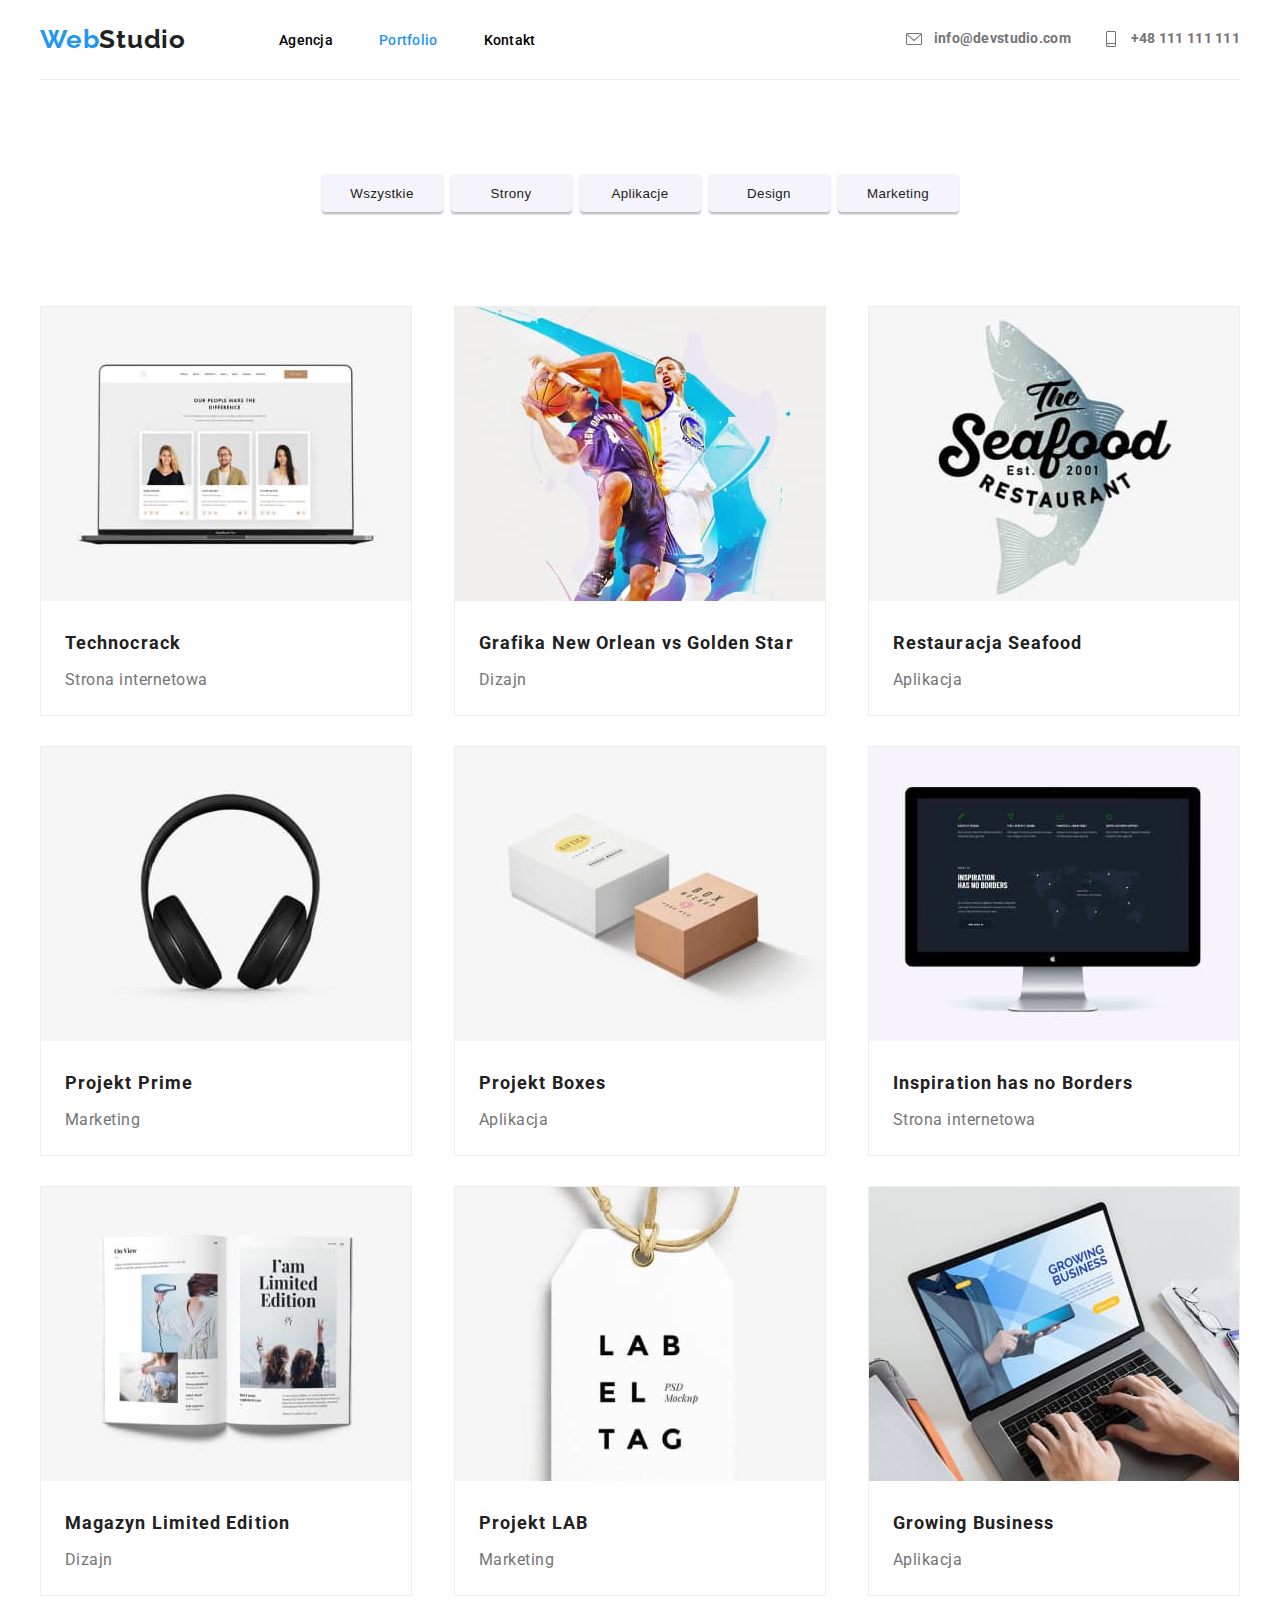
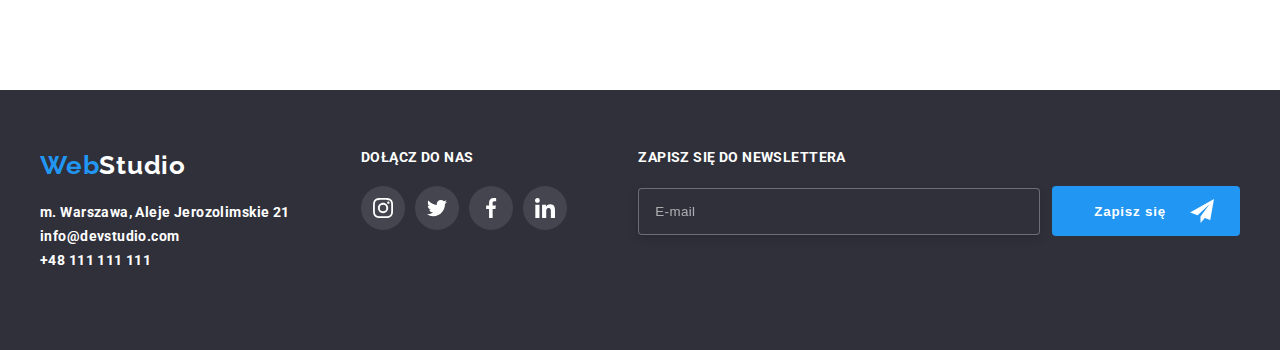
<file: portfolio.html>
<!DOCTYPE html>
<html lang="pl">
  <head>
    <title>Portfolio</title>
    <link
      rel="stylesheet"
      href="https://cdnjs.cloudflare.com/ajax/libs/modern-normalize/1.1.0/modern-normalize.min.css"
      integrity="sha512-wpPYUAdjBVSE4KJnH1VR1HeZfpl1ub8YT/NKx4PuQ5NmX2tKuGu6U/JRp5y+Y8XG2tV+wKQpNHVUX03MfMFn9Q=="
      crossorigin="anonymous"
      referrerpolicy="no-referrer"
    />
    <link rel="stylesheet" href="css/main.min.css" />
    <link rel="preconnect" href="https://fonts.googleapis.com" />
    <link rel="preconnect" href="https://fonts.gstatic.com" crossorigin />
    <link
      href="https://fonts.googleapis.com/css2?family=Raleway:wght@700&family=Roboto:wght@400;500;700;900&display=swap"
      rel="stylesheet"
    />
  </head>
  <body>
    <header class="container container__underline">
      <div class="container__header">
        <div class="logo__nav-wrapper">
          <div class="logo">
            <a href="" target="_blank"
              ><span class="logo__text logo__text--blue">Web</span
              ><span class="logo__text">Studio</span></a
            >
          </div>

          <nav>
            <ul class="nav">
              <li>
                <a class="nav__format" href="index.html">Agencja</a>
              </li>
              <li>
                <a
                  class="nav__format nav__format--portfolio-active"
                  href="portfolio.html"
                  >Portfolio</a
                >
              </li>
              <li><a class="nav__format" href="">Kontakt</a></li>
            </ul>
          </nav>
        </div>

        <adress class="adress">
          <a class="adress__format" href="mailto:info@devstudio.com">
            <svg width="20px" height="16px" class="adress__icon">
              <use href="images/icons.svg#icon-envelope"></use>
            </svg>
            info@devstudio.com
          </a>

          <a class="adress__format" href="tel:+48111111111">
            <svg width="20px" height="16px" class="adress__icon">
              <use href="images/icons.svg#icon-smartphone"></use>
            </svg>
            +48 111 111 111
          </a>
        </adress>
      </div>
    </header>

    <main>
      <section class="container">
        <div>
          <ul class="portfolio__button">
            <li>
              <button
                type="button"
                class="portfolio__button--format portfolio__button--text"
              >
                Wszystkie
              </button>
            </li>
            <li>
              <button
                type="button"
                class="portfolio__button--format portfolio__button--text"
              >
                Strony
              </button>
            </li>
            <li>
              <button
                type="button"
                class="portfolio__button--format portfolio__button--text"
              >
                Aplikacje
              </button>
            </li>
            <li>
              <button
                type="button"
                class="portfolio__button--format portfolio__button--text"
              >
                Design
              </button>
            </li>
            <li>
              <button
                type="button"
                class="portfolio__button--format portfolio__button--text"
              >
                Marketing
              </button>
            </li>
          </ul>
        </div>
      </section>
      <section class="container">
        <ul class="portfolio">
          <li class="portfolio__box">
            <div class="portfolio__image">
              <img
                alt="portfolio1"
                width="370"
                height="294"
                src="images/img-portfolio-1.jpg"
              />
              <div class="portfolio__overlay">
                <p class="portfolio__overlay--text">
                  Technocrack jest popularną platformą wykorzystywaną do
                  rozpowszechniania koronawirusa. Firmy wykorzystują tę
                  platformę do celów szpiegowskich i ataków na niezabezpieczone
                  serwery konkurencji
                </p>
              </div>
            </div>
            <div class="portfolio__box--item">
              <h3 class="portfolio__title">Technocrack</h3>
              <p class="portfolio__text">Strona internetowa</p>
            </div>
          </li>
          <li class="portfolio__box">
            <div class="portfolio__image">
              <img
                alt="portfolio2"
                width="370"
                height="294"
                src="images/img-portfolio-2.jpg"
              />
              <div class="portfolio__overlay">
                <p class="portfolio__overlay--text">
                  Technocrack jest popularną platformą wykorzystywaną do
                  rozpowszechniania koronawirusa. Firmy wykorzystują tę
                  platformę do celów szpiegowskich i ataków na niezabezpieczone
                  serwery konkurencji
                </p>
              </div>
            </div>

            <div class="portfolio__box--item">
              <h3 class="portfolio__title">
                Grafika New Orlean vs Golden Star
              </h3>
              <p class="portfolio__text">Dizajn</p>
            </div>
          </li>

          <li class="portfolio__box">
            <div class="portfolio__image">
              <img
                alt="portfolio3"
                width="370"
                height="294"
                src="images/img-portfolio-3.jpg"
              />

              <div class="portfolio__overlay">
                <p class="portfolio__overlay--text">
                  Technocrack jest popularną platformą wykorzystywaną do
                  rozpowszechniania koronawirusa. Firmy wykorzystują tę
                  platformę do celów szpiegowskich i ataków na niezabezpieczone
                  serwery konkurencji
                </p>
              </div>
            </div>

            <div class="portfolio__box--item">
              <h3 class="portfolio__title">Restauracja Seafood</h3>
              <p class="portfolio__text">Aplikacja</p>
            </div>
          </li>

          <li class="portfolio__box">
            <div class="portfolio__image">
              <img
                alt="portfolio4"
                width="370"
                height="294"
                src="images/img-portfolio-4.jpg"
              />
              <div class="portfolio__overlay">
                <p class="portfolio__overlay--text">
                  Technocrack jest popularną platformą wykorzystywaną do
                  rozpowszechniania koronawirusa. Firmy wykorzystują tę
                  platformę do celów szpiegowskich i ataków na niezabezpieczone
                  serwery konkurencji
                </p>
              </div>
            </div>

            <div class="portfolio__box--item">
              <h3 class="portfolio__title">Projekt Prime</h3>
              <p class="portfolio__text">Marketing</p>
            </div>
          </li>

          <li class="portfolio__box">
            <div class="portfolio__image">
              <img
                alt="portfolio5"
                width="370"
                height="294"
                src="images/img-portfolio-5.jpg"
              />
              <div class="portfolio__overlay">
                <p class="portfolio__overlay--text">
                  Technocrack jest popularną platformą wykorzystywaną do
                  rozpowszechniania koronawirusa. Firmy wykorzystują tę
                  platformę do celów szpiegowskich i ataków na niezabezpieczone
                  serwery konkurencji
                </p>
              </div>
            </div>

            <div class="portfolio__box--item">
              <h3 class="portfolio__title">Projekt Boxes</h3>
              <p class="portfolio__text">Aplikacja</p>
            </div>
          </li>

          <li class="portfolio__box">
            <div class="portfolio__image">
              <img
                alt="portfolio6"
                width="370"
                height="294"
                src="images/img-portfolio-6.jpg"
              />
              <div class="portfolio__overlay">
                <p class="portfolio__overlay--text">
                  Technocrack jest popularną platformą wykorzystywaną do
                  rozpowszechniania koronawirusa. Firmy wykorzystują tę
                  platformę do celów szpiegowskich i ataków na niezabezpieczone
                  serwery konkurencji
                </p>
              </div>
            </div>

            <div class="portfolio__box--item">
              <h3 class="portfolio__title">Inspiration has no Borders</h3>
              <p class="portfolio__text">Strona internetowa</p>
            </div>
          </li>
          <li class="portfolio__box">
            <div class="portfolio__image">
              <img
                alt="portfolio7"
                width="370"
                height="294"
                src="images/img-portfolio-7.jpg"
              />
              <div class="portfolio__overlay">
                <p class="portfolio__overlay--text">
                  Technocrack jest popularną platformą wykorzystywaną do
                  rozpowszechniania koronawirusa. Firmy wykorzystują tę
                  platformę do celów szpiegowskich i ataków na niezabezpieczone
                  serwery konkurencji
                </p>
              </div>
            </div>

            <div class="portfolio__box--item">
              <h3 class="portfolio__title">Magazyn Limited Edition</h3>
              <p class="portfolio__text">Dizajn</p>
            </div>
          </li>
          <li class="portfolio__box">
            <div class="portfolio__image">
              <img
                alt="portfolio8"
                width="370"
                height="294"
                src="images/img-portfolio-8.jpg"
              />
              <div class="portfolio__overlay">
                <p class="portfolio__overlay--text">
                  Technocrack jest popularną platformą wykorzystywaną do
                  rozpowszechniania koronawirusa. Firmy wykorzystują tę
                  platformę do celów szpiegowskich i ataków na niezabezpieczone
                  serwery konkurencji
                </p>
              </div>
            </div>

            <div class="portfolio__box--item">
              <h3 class="portfolio__title">Projekt LAB</h3>
              <p class="portfolio__text">Marketing</p>
            </div>
          </li>
          <li class="portfolio__box">
            <div class="portfolio__image">
              <img
                alt="portfolio9"
                width="370"
                height="294"
                src="images/img-portfolio-9.jpg"
              />
              <div class="portfolio__overlay">
                <p class="portfolio__overlay--text">
                  Technocrack jest popularną platformą wykorzystywaną do
                  rozpowszechniania koronawirusa. Firmy wykorzystują tę
                  platformę do celów szpiegowskich i ataków na niezabezpieczone
                  serwery konkurencji
                </p>
              </div>
            </div>

            <div class="portfolio__box--item">
              <h3 class="portfolio__title">Growing Business</h3>
              <p class="portfolio__text">Aplikacja</p>
            </div>
          </li>
        </ul>
      </section>
    </main>

    <footer class="footer">
      <div class="container footer__container">
        <div>
          <div class="logo logo__footer">
            <a href="" target="_blank"
              ><span class="logo__text--blue">Web</span
              ><span class="logo__text--white">Studio</span></a
            >
          </div>
          <adress class="adress__footer">
            <div class="adress__footer--text">
              <p>m. Warszawa, Aleje Jerozolimskie 21</p>
            </div>

            <div>
              <a class="adress__footer--text" href="mailto:info@devstudio.com"
                >info@devstudio.com</a
              >
            </div>
            <div>
              <a class="adress__footer--text" href="tel:+48111111111"
                >+48 111 111 111</a
              >
            </div>
          </adress>
        </div>
        <div>
          <p class="footer__icons--text">dołącz do nas</p>
          <div class="footer__icons">
            <a href="" class="footer__icons--item">
              <svg width="20" height="20">
                <use href="./images/icons.svg#icon-instagram-2"></use>
              </svg>
            </a>
            <a href="" class="footer__icons--item">
              <svg width="20" height="20">
                <use href="./images/icons.svg#icon-twitter-1"></use>
              </svg>
            </a>
            <a href="" class="footer__icons--item">
              <svg width="20" height="20">
                <use href="./images/icons.svg#icon-facebook-1"></use>
              </svg>
            </a>
            <a href="" class="footer__icons--item">
              <svg width="20" height="20">
                <use href="./images/icons.svg#icon-linkedin-1"></use>
              </svg>
            </a>
          </div>
        </div>
        <div>
          <p class="newsletter__header">zapisz się do newslettera</p>
          <div class="newsletter">
            <form name="signup_form" autocomplete="on">
              <fieldset class="newsletter__box">
                <label>
                  <input
                    type="email"
                    name="email"
                    placeholder="E-mail"
                    required
                    class="newsletter__input"
                  />
                </label>
                <div>
                  <button type="submit" class="newsletter__button">
                    <div class="newsletter__button--format">
                      <p class="newsletter__button--text">Zapisz się</p>
                      <svg width="24" height="24">
                        <use href="./images/icon-send.svg#icon-icon-send"></use>
                      </svg>
                    </div>
                  </button>
                </div>
              </fieldset>
            </form>
          </div>
        </div>
      </div>
    </footer>
  </body>
</html>
</file>
<file: css/main.min.css>
.nav {
  display: none;
}

@media screen and (min-width: 769px) {
  .nav {
    display: -webkit-box;
    display: -ms-flexbox;
    display: flex;
    gap: 46px;
    -webkit-box-align: center;
        -ms-flex-align: center;
            align-items: center;
  }
  .nav__format {
    font-size: 14px;
    font-weight: 500;
    line-height: 1.14;
    letter-spacing: 0.02em;
    color: var(--standard-black);
    cursor: pointer;
    -webkit-transition-property: color;
    transition-property: color;
    -webkit-transition-duration: 250ms;
            transition-duration: 250ms;
    -webkit-transition-timing-function: cubic-bezier(0.4, 0, 0.2, 1);
            transition-timing-function: cubic-bezier(0.4, 0, 0.2, 1);
  }
  .nav__format--agency-active {
    color: #2196f3;
    position: relative;
  }
  .nav__format--agency-active::after {
    display: block;
    content: "";
    width: 55px;
    height: 5px;
    background: #2196f3;
    border-radius: 2px;
    position: absolute;
    top: 45px;
  }
  .nav__format--portfolio-active {
    color: #2196f3;
    position: relative;
  }
  .nav__format:hover, .nav__format:focus {
    color: #2196f3;
  }
}
@media screen and (min-width: 1201px) {
  .nav {
    display: -webkit-box;
    display: -ms-flexbox;
    display: flex;
    gap: 46px;
    -webkit-box-align: center;
        -ms-flex-align: center;
            align-items: center;
  }
  .nav__format {
    font-size: 14px;
    font-weight: 500;
    line-height: 1.14;
    letter-spacing: 0.02em;
    color: var(--standard-black);
    cursor: pointer;
    -webkit-transition-property: color;
    transition-property: color;
    -webkit-transition-duration: 250ms;
            transition-duration: 250ms;
    -webkit-transition-timing-function: cubic-bezier(0.4, 0, 0.2, 1);
            transition-timing-function: cubic-bezier(0.4, 0, 0.2, 1);
  }
  .nav__format--agency-active {
    color: #2196f3;
    position: relative;
  }
  .nav__format--agency-active::after {
    display: block;
    content: "";
    width: 55px;
    height: 5px;
    background: #2196f3;
    border-radius: 2px;
    position: absolute;
    top: 45px;
  }
  .nav__format--portfolio-active {
    color: #2196f3;
    position: relative;
  }
  .nav__format:hover, .nav__format:focus {
    color: #2196f3;
  }
}
.logo {
  font-family: "Raleway";
  font-size: 26px;
  line-height: 1.17;
  letter-spacing: 0.03em;
  font-weight: 700;
}
.logo__nav-wrapper {
  display: -webkit-box;
  display: -ms-flexbox;
  display: flex;
  -webkit-box-orient: horizontal;
  -webkit-box-direction: normal;
      -ms-flex-direction: row;
          flex-direction: row;
  -webkit-box-pack: start;
      -ms-flex-pack: start;
          justify-content: flex-start;
  -webkit-box-align: center;
      -ms-flex-align: center;
          align-items: center;
  padding: 24px 0 25px;
  gap: 93px;
}
.logo__footer {
  margin-bottom: 20px;
  text-align: center;
}
.logo__text {
  color: #212121;
}
.logo__text--blue {
  color: #2196f3;
}
.logo__text--black {
  color: #212121;
}
.logo__text--white {
  color: #ffffff;
}

@media screen and (min-width: 769px) and (max-width: 1200px) {
  .logo__nav-wrapper {
    gap: 83px;
    -ms-flex-wrap: wrap;
        flex-wrap: wrap;
  }
}
@media screen and (min-width: 1201px) {
  .logo__footer {
    text-align: left;
  }
}
* {
  text-decoration: none;
  list-style: none;
  margin: 0;
  padding: 0;
}

body {
  font-family: "Roboto", sans-serif;
  color: var(--standard-black);
  text-decoration: none;
}

.container {
  margin: 0 auto;
  padding: 0 15px;
}
.container__header {
  display: -webkit-box;
  display: -ms-flexbox;
  display: flex;
  -webkit-box-orient: horizontal;
  -webkit-box-direction: normal;
      -ms-flex-direction: row;
          flex-direction: row;
  -webkit-box-pack: justify;
      -ms-flex-pack: justify;
          justify-content: space-between;
  padding: 0 auto;
}
.container__main-section {
  margin: 0 auto;
  padding-bottom: 60px;
}
.container__underline {
  margin-bottom: 94px;
}
.container__underline::after {
  border-bottom: 1px solid #ececec;
  content: "";
  display: block;
}

@media screen and (min-width: 1201px) {
  .container {
    max-width: 1200px;
  }
  .container__main-section {
    width: 100%;
    padding-bottom: 94px;
  }
}
.main-header {
  background-image: -webkit-gradient(linear, left top, left bottom, from(rgba(47, 48, 58, 0.4)), to(rgba(47, 48, 58, 0.4))), url(../images/img-background.jpg);
  background-image: linear-gradient(rgba(47, 48, 58, 0.4), rgba(47, 48, 58, 0.4)), url(../images/img-background.jpg);
  text-align: center;
  margin: 0 auto;
  background-size: cover;
  display: -webkit-box;
  display: -ms-flexbox;
  display: flex;
  -webkit-box-orient: vertical;
  -webkit-box-direction: normal;
      -ms-flex-direction: column;
          flex-direction: column;
  -webkit-box-align: center;
      -ms-flex-align: center;
          align-items: center;
}
.main-header__text {
  color: #ffffff;
  text-transform: uppercase;
  font-size: 26px;
  font-weight: 900;
  line-height: 1.36;
  letter-spacing: 0.06em;
  padding-top: 118px;
  padding-bottom: 30px;
  text-align: center;
  text-transform: uppercase;
}
.main-header__button {
  height: 50px;
  width: 200px;
  border-radius: 4px;
  background: #2196f3;
  -webkit-box-shadow: 0px 4px 4px rgba(0, 0, 0, 0.15);
          box-shadow: 0px 4px 4px rgba(0, 0, 0, 0.15);
  border: none;
  cursor: pointer;
  margin-bottom: 118px;
}
.main-header__button--text {
  font-family: "Roboto", sans-serif;
  font-weight: 700;
  line-height: 1.875;
  letter-spacing: 0.06em;
  text-align: center;
  color: #ffffff;
  -webkit-box-shadow: 0px 4px 4px rgba(0, 0, 0, 0.15);
          box-shadow: 0px 4px 4px rgba(0, 0, 0, 0.15);
  border: none;
  cursor: pointer;
}

@media screen and (min-width: 769px) {
  .main-header {
    max-width: 1200px;
  }
  .main-header__text {
    padding-top: 118px;
    padding-bottom: 30px;
  }
  .main-header__button {
    margin-bottom: 128px;
  }
}
@media screen and (min-width: 1201px) {
  .main-header {
    max-width: 1600px;
    background-size: cover;
  }
  .main-header__text {
    text-align: center;
    padding-top: 200px;
    padding-bottom: 30px;
    font-size: 44px;
  }
  .main-header__button {
    margin-bottom: 200px;
  }
}
@media screen and (min-device-pixel-ratio: 2), screen and (-webkit-min-device-pixel-ratio: 2), screen and (min-resolution: 192dpi), screen and (min-resolution: 2dppx) {
  .main-header {
    background-image: url(../images/img-background@2x.jpg);
  }
}
.lorem-ipsum {
  display: inline-block;
  padding-bottom: 60px;
}
.lorem-ipsum__box {
  background: #f5f4fa;
  border-radius: 4px;
  text-align: center;
  padding: 25px 0px;
}
.lorem-ipsum__text {
  text-align: center;
  margin-top: 30px;
  font-size: 14px;
  letter-spacing: 0.03em;
  font-weight: 700;
  line-height: 1.14;
  text-transform: uppercase;
}
.lorem-ipsum__text--desc {
  text-align: left;
  margin-top: 10px;
  margin-bottom: 30px;
  font-weight: 400;
  line-height: 1.71;
  color: #757575;
  text-transform: inherit;
}

@media screen and (min-width: 769px) {
  .lorem-ipsum {
    display: -webkit-box;
    display: -ms-flexbox;
    display: flex;
    -ms-flex-wrap: wrap;
        flex-wrap: wrap;
    padding-left: 10px;
    padding-right: 10px;
    gap: 30px;
  }
  .lorem-ipsum__text {
    text-align: left;
  }
  .lorem-ipsum__container {
    -ms-flex-preferred-size: calc((100% - 30px) / 2);
        flex-basis: calc((100% - 30px) / 2);
  }
}
@media screen and (min-width: 1201px) {
  .lorem-ipsum {
    display: -webkit-box;
    display: -ms-flexbox;
    display: flex;
    -webkit-box-orient: horizontal;
    -webkit-box-direction: normal;
        -ms-flex-direction: row;
            flex-direction: row;
    -webkit-box-pack: justify;
        -ms-flex-pack: justify;
            justify-content: space-between;
    padding-bottom: 94px;
    gap: 30px;
  }
  .lorem-ipsum__box {
    padding: 25px 0px;
    margin-bottom: 30px;
  }
  .lorem-ipsum__container {
    -ms-flex-preferred-size: calc((100% - 120px) / 4);
        flex-basis: calc((100% - 120px) / 4);
  }
}
.main-business__wrapper {
  display: none;
}

@media screen and (min-width: 769px) {
  .main-business__wrapper {
    display: none;
  }
}
@media screen and (min-width: 1201px) {
  .main-business {
    display: -webkit-box;
    display: -ms-flexbox;
    display: flex;
    -webkit-box-pack: justify;
        -ms-flex-pack: justify;
            justify-content: space-between;
    gap: 30px;
    padding-bottom: 94px;
  }
  .main-business__wrapper {
    display: -webkit-box;
    display: -ms-flexbox;
    display: flex;
    -webkit-box-orient: vertical;
    -webkit-box-direction: normal;
        -ms-flex-direction: column;
            flex-direction: column;
  }
  .main-business__img {
    position: relative;
  }
  .main-business__img--item {
    max-width: 100%;
  }
  .main-business__text {
    font-size: 36px;
    font-weight: 700;
    line-height: 1.17;
    letter-spacing: 0.03em;
    text-align: center;
    padding-bottom: 50px;
  }
  .main-business__text--desc {
    background: rgba(47, 48, 58, 0.8);
    font-weight: 700;
    font-size: 14px;
    line-height: 1.14;
    letter-spacing: 0.03em;
    text-transform: uppercase;
    color: #ffffff;
    padding: 27px 0;
    width: 100%;
    text-align: center;
    position: absolute;
    z-index: 2;
    top: 224px;
  }
}
.our-team {
  background-color: #f5f4fa;
  padding-top: 60px;
  padding-bottom: 60px;
}
.our-team__text {
  font-weight: 700;
  font-size: 28px;
  line-height: 33px;
  text-align: center;
  letter-spacing: 0.03em;
  padding-bottom: 30px;
}
.our-team__text--individual {
  font-weight: 500;
  line-height: 1.875;
  letter-spacing: 0.03em;
  text-align: center;
  padding: 30px 0px 10px;
}
.our-team__text--job {
  line-height: 1.875;
  letter-spacing: 0.03em;
  text-align: center;
  color: #757575;
}
.our-team__wrapper {
  display: -webkit-box;
  display: -ms-flexbox;
  display: flex;
  -webkit-box-orient: vertical;
  -webkit-box-direction: normal;
      -ms-flex-direction: column;
          flex-direction: column;
}
.our-team__box {
  margin-bottom: 30px;
  background: #ffffff;
  -webkit-box-shadow: 0px 1px 3px rgba(0, 0, 0, 0.12), 0px 1px 1px rgba(0, 0, 0, 0.14), 0px 2px 1px rgba(0, 0, 0, 0.2);
          box-shadow: 0px 1px 3px rgba(0, 0, 0, 0.12), 0px 1px 1px rgba(0, 0, 0, 0.14), 0px 2px 1px rgba(0, 0, 0, 0.2);
  border-radius: 0px 0px 4px 4px;
}
.our-team__box--img {
  height: auto;
  width: 100%;
}
.our-team__icons {
  display: -webkit-box;
  display: -ms-flexbox;
  display: flex;
  padding-top: 28px;
  gap: 10px;
  padding-bottom: 42px;
  -webkit-box-pack: center;
      -ms-flex-pack: center;
          justify-content: center;
}
.our-team__icons--item {
  height: 44px;
  width: 44px;
  background: rgba(255, 255, 255, 0.1);
  border-radius: 50%;
  fill: #afb1b8;
  display: -webkit-box;
  display: -ms-flexbox;
  display: flex;
  -webkit-box-pack: center;
      -ms-flex-pack: center;
          justify-content: center;
  -webkit-box-align: center;
      -ms-flex-align: center;
          align-items: center;
  -webkit-transition-property: background-color, fill;
  transition-property: background-color, fill;
  -webkit-transition-duration: 250ms;
          transition-duration: 250ms;
  -webkit-transition-timing-function: cubic-bezier(0.4, 0, 0.2, 1);
          transition-timing-function: cubic-bezier(0.4, 0, 0.2, 1);
}
.our-team__icons--item:hover, .our-team__icons--item:focus {
  background-color: #2196f3;
  fill: #ffffff;
}

@media screen and (min-width: 769px) {
  .our-team__wrapper {
    -ms-flex-wrap: wrap;
        flex-wrap: wrap;
    gap: 30px;
    -webkit-box-orient: horizontal;
    -webkit-box-direction: normal;
        -ms-flex-direction: row;
            flex-direction: row;
  }
  .our-team__box {
    margin-bottom: 0px;
    width: calc((100% - 30px) / 2);
  }
  .our-team__box--img {
    height: auto;
  }
}
@media screen and (min-width: 1201px) {
  .our-team {
    padding-top: 94px;
    padding-bottom: 94px;
  }
  .our-team__text {
    font-size: 36px;
    padding-bottom: 50px;
  }
  .our-team__wrapper {
    display: -webkit-box;
    display: -ms-flexbox;
    display: flex;
    -webkit-box-orient: horizontal;
    -webkit-box-direction: normal;
        -ms-flex-direction: row;
            flex-direction: row;
    -webkit-box-pack: justify;
        -ms-flex-pack: justify;
            justify-content: space-between;
  }
  .our-team__box {
    width: calc((100% - 120px) / 4);
  }
  .our-team__box--img {
    height: auto;
  }
  .our-team__icons {
    gap: 0px;
  }
}
.our-clients {
  padding-top: 60px;
  padding-bottom: 60px;
}
.our-clients__text {
  font-size: 28px;
  font-weight: 700;
  line-height: 33px;
  letter-spacing: 0.03em;
  text-align: center;
  padding-bottom: 30px;
}
.our-clients__list {
  display: -webkit-box;
  display: -ms-flexbox;
  display: flex;
  -ms-flex-wrap: wrap;
      flex-wrap: wrap;
  -webkit-box-pack: justify;
      -ms-flex-pack: justify;
          justify-content: space-between;
}
.our-clients__list--wrapper {
  -ms-flex-preferred-size: calc((100% - 30px) / 2);
      flex-basis: calc((100% - 30px) / 2);
  margin-bottom: 30px;
}
.our-clients__list--item {
  fill: #afb1b8;
  border: 1px solid #afb1b8;
  border-radius: 4px;
  height: 92px;
  display: -webkit-box;
  display: -ms-flexbox;
  display: flex;
  -webkit-box-pack: center;
      -ms-flex-pack: center;
          justify-content: center;
  -webkit-box-align: center;
      -ms-flex-align: center;
          align-items: center;
  -webkit-transition-property: border-color, fill;
  transition-property: border-color, fill;
  -webkit-transition-duration: 250ms;
          transition-duration: 250ms;
  -webkit-transition-timing-function: cubic-bezier(0.4, 0, 0.2, 1);
          transition-timing-function: cubic-bezier(0.4, 0, 0.2, 1);
}
.our-clients__list--item:hover, .our-clients__list--item:focus {
  fill: #2196f3;
  border-color: #2196f3;
}

@media screen and (min-width: 769px) {
  .our-clients__list--wrapper {
    -ms-flex-preferred-size: calc((100% - 30px) / 3);
        flex-basis: calc((100% - 30px) / 3);
  }
}
@media screen and (min-width: 1201px) {
  .our-clients {
    padding-top: 94px;
    padding-bottom: 94px;
  }
  .our-clients__text {
    font-size: 36px;
    padding-bottom: 50px;
  }
  .our-clients__list {
    display: -webkit-box;
    display: -ms-flexbox;
    display: flex;
    -ms-flex-wrap: wrap;
        flex-wrap: wrap;
    gap: 30px;
    -webkit-box-pack: justify;
        -ms-flex-pack: justify;
            justify-content: space-between;
    -webkit-box-orient: horizontal;
    -webkit-box-direction: normal;
        -ms-flex-direction: row;
            flex-direction: row;
  }
  .our-clients__list--wrapper {
    margin-bottom: 0px;
    -ms-flex-preferred-size: calc((100% - 150px) / 6);
        flex-basis: calc((100% - 150px) / 6);
  }
}
.footer {
  background-color: #2f303a;
  padding: 60px 0px 60px;
}
.footer__container {
  display: -webkit-box;
  display: -ms-flexbox;
  display: flex;
  -webkit-box-orient: vertical;
  -webkit-box-direction: normal;
      -ms-flex-direction: column;
          flex-direction: column;
}
.footer__icons {
  display: -webkit-box;
  display: -ms-flexbox;
  display: flex;
  -webkit-box-pack: center;
      -ms-flex-pack: center;
          justify-content: center;
  gap: 10px;
  margin-bottom: 60px;
}
.footer__icons--text {
  font-family: Roboto;
  font-size: 14px;
  font-weight: 700;
  line-height: 1.14;
  letter-spacing: 0.03em;
  text-align: center;
  color: #ffffff;
  text-transform: uppercase;
  padding-top: 60px;
  margin-bottom: 20px;
}
.footer__icons--item {
  height: 44px;
  width: 44px;
  background: rgba(255, 255, 255, 0.1);
  border-radius: 50%;
  fill: #ffffff;
  display: -webkit-box;
  display: -ms-flexbox;
  display: flex;
  -webkit-box-pack: center;
      -ms-flex-pack: center;
          justify-content: center;
  -webkit-box-align: center;
      -ms-flex-align: center;
          align-items: center;
  -webkit-transition-property: background-color;
  transition-property: background-color;
  -webkit-transition-duration: 250ms;
          transition-duration: 250ms;
  -webkit-transition-timing-function: cubic-bezier(0.4, 0, 0.2, 1);
          transition-timing-function: cubic-bezier(0.4, 0, 0.2, 1);
}
.footer__icons--item:hover, .footer__icons--item:focus {
  background-color: #2196f3;
}

@media screen and (min-width: 768px) {
  .footer__container {
    display: -webkit-box;
    display: -ms-flexbox;
    display: flex;
    -ms-flex-wrap: wrap;
        flex-wrap: wrap;
    -webkit-box-orient: horizontal;
    -webkit-box-direction: normal;
        -ms-flex-direction: row;
            flex-direction: row;
    -ms-flex-pack: distribute;
        justify-content: space-around;
  }
  .footer__icons--text {
    margin-top: 0px;
    padding-top: 0px;
  }
}
@media screen and (min-width: 1201px) {
  .footer {
    background-color: #2f303a;
    padding: 60px 0px 60px;
  }
  .footer__container {
    display: -webkit-box;
    display: -ms-flexbox;
    display: flex;
    -webkit-box-orient: horizontal;
    -webkit-box-direction: normal;
        -ms-flex-direction: row;
            flex-direction: row;
    -webkit-box-pack: justify;
        -ms-flex-pack: justify;
            justify-content: space-between;
    padding: 0;
    -ms-flex-wrap: wrap;
        flex-wrap: wrap;
  }
  .footer__icons--text {
    text-align: left;
  }
  .footer__icons--item {
    height: 44px;
    width: 44px;
    background: rgba(255, 255, 255, 0.1);
    border-radius: 50%;
    fill: #ffffff;
    display: -webkit-box;
    display: -ms-flexbox;
    display: flex;
    -webkit-box-pack: center;
        -ms-flex-pack: center;
            justify-content: center;
    -webkit-box-align: center;
        -ms-flex-align: center;
            align-items: center;
    -webkit-transition-property: background-color;
    transition-property: background-color;
    -webkit-transition-duration: 250ms;
            transition-duration: 250ms;
    -webkit-transition-timing-function: cubic-bezier(0.4, 0, 0.2, 1);
            transition-timing-function: cubic-bezier(0.4, 0, 0.2, 1);
  }
  .footer__icons--item:hover, .footer__icons--item:focus {
    background-color: #2196f3;
  }
}
.adress {
  display: none;
}
.adress__footer {
  text-align: center;
  gap: 10px;
  -webkit-box-orient: vertical;
  -webkit-box-direction: normal;
      -ms-flex-direction: column;
          flex-direction: column;
}
.adress__footer--text {
  font-size: 14px;
  font-weight: 700;
  line-height: 1.14;
  letter-spacing: 0.02em;
  color: #ffffff;
  line-height: 1.71;
  letter-spacing: 0.03em;
  -webkit-transition-property: color;
  transition-property: color;
  -webkit-transition-duration: 250ms;
          transition-duration: 250ms;
  -webkit-transition-timing-function: cubic-bezier(0.4, 0, 0.2, 1);
          transition-timing-function: cubic-bezier(0.4, 0, 0.2, 1);
}
.adress__footer--text:hover, .adress__footer--text:focus {
  cursor: pointer;
  color: #2196f3;
}
.adress__mobile {
  font-family: "Roboto";
  font-style: normal;
  font-weight: 500;
  font-size: 34px;
  line-height: 40px;
  letter-spacing: 0.02em;
  color: #2196f3;
}
.adress__mobile--email {
  font-family: "Roboto";
  font-style: normal;
  font-weight: 500;
  font-size: 24px;
  line-height: 28px;
  letter-spacing: 0.02em;
  color: #757575;
  -webkit-transition-property: color;
  transition-property: color;
  -webkit-transition-duration: 250ms;
          transition-duration: 250ms;
  -webkit-transition-timing-function: cubic-bezier(0.4, 0, 0.2, 1);
          transition-timing-function: cubic-bezier(0.4, 0, 0.2, 1);
}
.adress__mobile--email:hover, .adress__mobile--email:focus {
  cursor: pointer;
  color: #2196f3;
}

@media screen and (min-width: 769px) {
  .adress {
    display: -webkit-box;
    display: -ms-flexbox;
    display: flex;
    -webkit-box-orient: vertical;
    -webkit-box-direction: normal;
        -ms-flex-direction: column;
            flex-direction: column;
    margin-top: 21px;
    -webkit-box-align: start;
        -ms-flex-align: start;
            align-items: flex-start;
    gap: 10px;
  }
  .adress__format {
    font-size: 14px;
    font-weight: 700;
    line-height: 1.14;
    letter-spacing: 0.02em;
    color: #757575;
    display: -webkit-box;
    display: -ms-flexbox;
    display: flex;
    -webkit-transition-property: color, fill;
    transition-property: color, fill;
    -webkit-transition-duration: 250ms;
            transition-duration: 250ms;
    -webkit-transition-timing-function: cubic-bezier(0.4, 0, 0.2, 1);
            transition-timing-function: cubic-bezier(0.4, 0, 0.2, 1);
  }
  .adress__format:hover, .adress__format:focus {
    fill: #2196f3;
    cursor: pointer;
    color: #2196f3;
  }
  .adress__icon {
    fill: currentColor;
    margin-right: 10px;
  }
}
@media screen and (min-width: 1201px) {
  .adress {
    display: -webkit-box;
    display: -ms-flexbox;
    display: flex;
    -webkit-box-align: center;
        -ms-flex-align: center;
            align-items: center;
    gap: 30px;
    padding: 24px 0 25px;
    -webkit-box-orient: horizontal;
    -webkit-box-direction: normal;
        -ms-flex-direction: row;
            flex-direction: row;
    margin-top: 0px;
  }
  .adress__footer {
    text-align: left;
  }
  .adress__format {
    font-size: 14px;
    font-weight: 700;
    line-height: 1.14;
    letter-spacing: 0.02em;
    color: #757575;
    display: -webkit-box;
    display: -ms-flexbox;
    display: flex;
    -webkit-transition-property: color, fill;
    transition-property: color, fill;
    -webkit-transition-duration: 250ms;
            transition-duration: 250ms;
    -webkit-transition-timing-function: cubic-bezier(0.4, 0, 0.2, 1);
            transition-timing-function: cubic-bezier(0.4, 0, 0.2, 1);
  }
  .adress__format:hover, .adress__format:focus {
    fill: #2196f3;
    cursor: pointer;
    color: #2196f3;
  }
  .adress__icon {
    fill: currentColor;
    margin-right: 10px;
  }
  .adress__mobile {
    font-family: "Roboto";
    font-style: normal;
    font-weight: 500;
    font-size: 34px;
    line-height: 40px;
    letter-spacing: 0.02em;
    color: #2196f3;
  }
  .adress__mobile--email {
    font-family: "Roboto";
    font-style: normal;
    font-weight: 500;
    font-size: 24px;
    line-height: 28px;
    letter-spacing: 0.02em;
    color: #757575;
    -webkit-transition-property: color;
    transition-property: color;
    -webkit-transition-duration: 250ms;
            transition-duration: 250ms;
    -webkit-transition-timing-function: cubic-bezier(0.4, 0, 0.2, 1);
            transition-timing-function: cubic-bezier(0.4, 0, 0.2, 1);
  }
  .adress__mobile--email:hover, .adress__mobile--email:focus {
    cursor: pointer;
    color: #2196f3;
  }
}
.portfolio {
  display: -webkit-box;
  display: -ms-flexbox;
  display: flex;
  -webkit-box-pack: justify;
      -ms-flex-pack: justify;
          justify-content: space-between;
  -ms-flex-wrap: wrap;
      flex-wrap: wrap;
  gap: 30px;
  padding-bottom: 94px;
  max-width: 1200px;
}
.portfolio__box {
  border: 1px solid #eeeeee;
  -webkit-transition-property: -webkit-box-shadow;
  transition-property: -webkit-box-shadow;
  transition-property: box-shadow;
  transition-property: box-shadow, -webkit-box-shadow;
  -webkit-transition-duration: 250ms;
          transition-duration: 250ms;
  -webkit-transition-timing-function: cubic-bezier(0.4, 0, 0.2, 1);
          transition-timing-function: cubic-bezier(0.4, 0, 0.2, 1);
}
.portfolio__box--item {
  padding-top: 20px;
  padding-left: 24px;
  padding-bottom: 20px;
}
.portfolio__box:hover, .portfolio__box:focus {
  -webkit-box-shadow: 0px 1px 1px rgba(0, 0, 0, 0.12), 0px 4px 4px rgba(0, 0, 0, 0.06), 1px 4px 6px rgba(0, 0, 0, 0.16);
          box-shadow: 0px 1px 1px rgba(0, 0, 0, 0.12), 0px 4px 4px rgba(0, 0, 0, 0.06), 1px 4px 6px rgba(0, 0, 0, 0.16);
}
.portfolio__image {
  position: relative;
  overflow: hidden;
}
.portfolio__image:hover .portfolio__overlay {
  -webkit-transform: translateY(0);
          transform: translateY(0);
  cursor: pointer;
}
.portfolio__overlay {
  position: absolute;
  width: 370px;
  height: 300px;
  top: 0px;
  background: rgba(33, 150, 243, 0.9);
  -webkit-transform: translateY(100%);
          transform: translateY(100%);
  -webkit-transition: -webkit-transform 250ms ease;
  transition: -webkit-transform 250ms ease;
  transition: transform 250ms ease;
  transition: transform 250ms ease, -webkit-transform 250ms ease;
}
.portfolio__overlay--text {
  font-size: 18px;
  line-height: 1.56;
  letter-spacing: 0.03em;
  color: #ffffff;
  padding: 49px 45px 49px 24px;
}
.portfolio__title {
  font-size: 18px;
  font-weight: 700;
  line-height: 2;
  letter-spacing: 0.06em;
  color: #212121;
}
.portfolio__text {
  color: #757575;
  line-height: 1.875;
  letter-spacing: 0.03em;
  margin-top: 4px;
}
.portfolio__button {
  display: -webkit-box;
  display: -ms-flexbox;
  display: flex;
  -webkit-box-pack: center;
      -ms-flex-pack: center;
          justify-content: center;
  gap: 8px;
  padding-bottom: 94px;
}
.portfolio__button--format {
  height: 38px;
  width: 121px;
  left: 510px;
  top: 174px;
  border-radius: 4px;
  -webkit-box-shadow: 0px 3px 1px rgba(0, 0, 0, 0.1), 0px 1px 2px rgba(0, 0, 0, 0.08), 0px 2px 2px rgba(0, 0, 0, 0.12);
          box-shadow: 0px 3px 1px rgba(0, 0, 0, 0.1), 0px 1px 2px rgba(0, 0, 0, 0.08), 0px 2px 2px rgba(0, 0, 0, 0.12);
  border: none;
  cursor: pointer;
  background: #f5f4fa;
}
.portfolio__button--text {
  font-weight: 500;
  line-height: 1.625;
  letter-spacing: 0.03em;
  text-align: center;
  color: #212121;
  -webkit-transition-property: color, background-color;
  transition-property: color, background-color;
  -webkit-transition-duration: 250ms;
          transition-duration: 250ms;
  -webkit-transition-timing-function: cubic-bezier(0.4, 0, 0.2, 1);
          transition-timing-function: cubic-bezier(0.4, 0, 0.2, 1);
}
.portfolio__button--text:hover, .portfolio__button--text:focus {
  color: #ffffff;
  background-color: #2196f3;
}

.newsletter__box {
  border: none;
  display: -webkit-box;
  display: -ms-flexbox;
  display: flex;
  -webkit-box-orient: vertical;
  -webkit-box-direction: normal;
      -ms-flex-direction: column;
          flex-direction: column;
  -webkit-box-align: center;
      -ms-flex-align: center;
          align-items: center;
}
.newsletter__header {
  font-family: Roboto;
  font-size: 14px;
  font-weight: 700;
  line-height: 1.14;
  letter-spacing: 0.03em;
  text-align: center;
  color: #ffffff;
  text-transform: uppercase;
  padding-top: 12px;
  margin-bottom: 20px;
}
.newsletter__button {
  background: #2196f3;
  border: none;
  cursor: pointer;
  padding: 13px 26px 13px 42px;
  border-radius: 4px;
}
.newsletter__button--text {
  color: #ffffff;
  font-weight: 700;
  letter-spacing: 0.06em;
}
.newsletter__button--format {
  display: -webkit-box;
  display: -ms-flexbox;
  display: flex;
  -webkit-box-align: center;
      -ms-flex-align: center;
          align-items: center;
  gap: 24px;
}
.newsletter__input {
  border: 1px solid rgba(255, 255, 255, 0.3);
  -webkit-filter: drop-shadow(0px 4px 4px rgba(0, 0, 0, 0.15));
          filter: drop-shadow(0px 4px 4px rgba(0, 0, 0, 0.15));
  border-radius: 4px;
  background: #2f303a;
  padding-top: 15px;
  padding-left: 16px;
  padding-bottom: 15px;
  margin-bottom: 20px;
}
.newsletter__input::-webkit-input-placeholder {
  line-height: 1.25;
  letter-spacing: 0.03em;
  color: rgba(255, 255, 255, 0.6);
}
.newsletter__input::-moz-placeholder {
  line-height: 1.25;
  letter-spacing: 0.03em;
  color: rgba(255, 255, 255, 0.6);
}
.newsletter__input:-ms-input-placeholder {
  line-height: 1.25;
  letter-spacing: 0.03em;
  color: rgba(255, 255, 255, 0.6);
}
.newsletter__input::-ms-input-placeholder {
  line-height: 1.25;
  letter-spacing: 0.03em;
  color: rgba(255, 255, 255, 0.6);
}
.newsletter__input::placeholder {
  line-height: 1.25;
  letter-spacing: 0.03em;
  color: rgba(255, 255, 255, 0.6);
}

@media screen and (min-width: 769px) {
  .newsletter {
    margin-left: 0px;
  }
  .newsletter__header {
    text-align: center;
    margin-left: 0px;
    padding-top: 0px;
    margin-top: 0px;
  }
  .newsletter__box {
    -webkit-box-orient: vertical;
    -webkit-box-direction: normal;
        -ms-flex-direction: column;
            flex-direction: column;
    -webkit-box-align: center;
        -ms-flex-align: center;
            align-items: center;
  }
  .newsletter__input {
    margin-bottom: 20px;
    width: 440px;
  }
}
@media screen and (min-width: 1201px) {
  .newsletter__header {
    text-align: left;
    margin-top: 0px;
  }
  .newsletter__box {
    -webkit-box-orient: horizontal;
    -webkit-box-direction: normal;
        -ms-flex-direction: row;
            flex-direction: row;
    -webkit-box-align: center;
        -ms-flex-align: center;
            align-items: center;
  }
  .newsletter__input {
    margin-bottom: 20px;
    width: 384px;
    margin-right: 12px;
  }
  .newsletter__button {
    margin-bottom: 20px;
  }
}
.is-hidden {
  pointer-events: none;
  visibility: hidden;
  opacity: 0;
  -webkit-transition: visibility 550ms cubic-bezier(0.4, 0, 0.2, 1), opacity 550ms cubic-bezier(0.4, 0, 0.2, 1);
  transition: visibility 550ms cubic-bezier(0.4, 0, 0.2, 1), opacity 550ms cubic-bezier(0.4, 0, 0.2, 1);
  -webkit-transform: translateY(-150%);
          transform: translateY(-150%);
}

.is-hidden .modal {
  -webkit-transform: translateY(-150%);
          transform: translateY(-150%);
}

.modal__formbox--input + .modal__formbox--icons {
  -webkit-transition-property: fill;
  transition-property: fill;
  -webkit-transition-duration: 250ms;
          transition-duration: 250ms;
  -webkit-transition-timing-function: cubic-bezier(0.4, 0, 0.2, 1);
          transition-timing-function: cubic-bezier(0.4, 0, 0.2, 1);
}

.modal__formbox--input:hover + .modal__formbox--icons {
  fill: #2196f3;
}

.modal__terms--input:checked + .modal__terms--image {
  opacity: 1;
  fill: #ffffff;
}

.modal {
  position: relative;
  -webkit-box-shadow: 0px 1px 3px rgba(0, 0, 0, 0.12), 0px 1px 1px rgba(0, 0, 0, 0.14), 0px 2px 1px rgba(0, 0, 0, 0.2);
          box-shadow: 0px 1px 3px rgba(0, 0, 0, 0.12), 0px 1px 1px rgba(0, 0, 0, 0.14), 0px 2px 1px rgba(0, 0, 0, 0.2);
  border-radius: 4px;
  -webkit-transform: translateY(0);
          transform: translateY(0);
  width: 528px;
  min-height: 581px;
  background-color: #ffffff;
  -webkit-transition: -webkit-transform 500ms cubic-bezier(0.4, 0, 0.2, 1);
  transition: -webkit-transform 500ms cubic-bezier(0.4, 0, 0.2, 1);
  transition: transform 500ms cubic-bezier(0.4, 0, 0.2, 1);
  transition: transform 500ms cubic-bezier(0.4, 0, 0.2, 1), -webkit-transform 500ms cubic-bezier(0.4, 0, 0.2, 1);
}
.modal__wrapper {
  padding: 40px 40px 20px 40px;
}
.modal__backdrop {
  position: fixed;
  display: -webkit-box;
  display: -ms-flexbox;
  display: flex;
  -webkit-box-align: center;
      -ms-flex-align: center;
          align-items: center;
  -webkit-box-pack: center;
      -ms-flex-pack: center;
          justify-content: center;
  left: 0;
  top: 0;
  width: 100%;
  height: 100%;
  background-color: rgba(0, 0, 0, 0.2);
}
.modal__form-header {
  font-size: 20px;
  font-weight: 700;
  line-height: 1.15;
  letter-spacing: 0.03em;
  text-align: center;
  margin-bottom: 12px;
}
.modal__formbox {
  margin-bottom: 10px;
  position: relative;
}
.modal__formbox--input {
  border: 1px solid rgba(33, 33, 33, 0.2);
  border-radius: 4px;
  width: 100%;
  height: 40px;
  padding-top: 12px;
  padding-bottom: 12px;
  padding-left: 42px;
  outline: none;
  -webkit-transition-property: border;
  transition-property: border;
  -webkit-transition-duration: 250ms;
          transition-duration: 250ms;
  -webkit-transition-timing-function: cubic-bezier(0.4, 0, 0.2, 1);
          transition-timing-function: cubic-bezier(0.4, 0, 0.2, 1);
}
.modal__formbox--input:hover, .modal__formbox--input:focus {
  border: 1px solid #2196f3;
}
.modal__formbox--textarea {
  border: 1px solid rgba(33, 33, 33, 0.2);
  border-radius: 4px;
  resize: none;
  width: 100%;
  padding: 12px 16px;
  font-size: 18px;
  line-height: 1.17;
  letter-spacing: 0.01em;
  text-align: left;
  outline: none;
  -webkit-transition-property: border;
  transition-property: border;
  -webkit-transition-duration: 250ms;
          transition-duration: 250ms;
  -webkit-transition-timing-function: cubic-bezier(0.4, 0, 0.2, 1);
          transition-timing-function: cubic-bezier(0.4, 0, 0.2, 1);
}
.modal__formbox--textarea:hover, .modal__formbox--textarea:focus {
  border: 1px solid #2196f3;
}
.modal__formbox--icons {
  position: absolute;
  left: 12px;
  top: 11px;
  -webkit-transition-property: fill;
  transition-property: fill;
  -webkit-transition-duration: 250ms;
          transition-duration: 250ms;
  -webkit-transition-timing-function: cubic-bezier(0.4, 0, 0.2, 1);
          transition-timing-function: cubic-bezier(0.4, 0, 0.2, 1);
}
.modal__formbox--icons:hover, .modal__formbox--icons:focus {
  fill: #2196f3;
}
.modal__text {
  display: -webkit-box;
  display: -ms-flexbox;
  display: flex;
  -webkit-box-orient: vertical;
  -webkit-box-direction: normal;
      -ms-flex-direction: column;
          flex-direction: column;
}
.modal__text--desc {
  color: #757575;
  font-size: 12px;
  line-height: 1.17;
  letter-spacing: 0.01em;
  text-align: left;
  margin-bottom: 4px;
}
.modal__button {
  width: 200px;
  height: 50px;
  background: #2196f3;
  -webkit-box-shadow: 0px 4px 4px rgba(0, 0, 0, 0.15);
          box-shadow: 0px 4px 4px rgba(0, 0, 0, 0.15);
  border-radius: 4px;
  border: none;
  color: #ffffff;
  display: -webkit-box;
  display: -ms-flexbox;
  display: flex;
  -webkit-box-pack: center;
      -ms-flex-pack: center;
          justify-content: center;
  -webkit-box-align: center;
      -ms-flex-align: center;
          align-items: center;
  cursor: pointer;
  margin-left: 25%;
  margin-top: 30px;
  margin-bottom: 20px;
  font-weight: 700;
  line-height: 1.875;
  letter-spacing: 0.06em;
  text-align: center;
}
.modal__button--close {
  position: absolute;
  top: 8px;
  right: 8px;
  width: 30px;
  height: 30px;
  background-color: #ffffff;
  border: 1px solid rgba(0, 0, 0, 0.1);
  border-radius: 50px;
  cursor: pointer;
}
.modal__terms {
  position: relative;
  display: -webkit-box;
  display: -ms-flexbox;
  display: flex;
  -webkit-box-orient: horizontal;
  -webkit-box-direction: normal;
      -ms-flex-direction: row;
          flex-direction: row;
  -webkit-box-align: center;
      -ms-flex-align: center;
          align-items: center;
  -webkit-box-pack: center;
      -ms-flex-pack: center;
          justify-content: center;
}
.modal__terms--input {
  background: #fff;
  -webkit-appearance: none;
     -moz-appearance: none;
          appearance: none;
  border: 1px solid #212121;
  width: 16px;
  height: 15px;
  border-radius: 2px;
  margin-right: 8px;
  margin-bottom: 5px;
}
.modal__terms--input::before {
  content: "";
  width: 16px;
  height: 15px;
  background-color: #2196f3;
  border-radius: 2px;
  display: block;
  position: absolute;
  left: 15px;
  top: 4px;
  opacity: 0;
}
.modal__terms--input:checked::before {
  opacity: 1;
}
.modal__terms--image {
  position: absolute;
  top: 40%;
  left: 17px;
  -webkit-transform: translateY(-50%);
          transform: translateY(-50%);
  opacity: 0;
}
.modal__termstext {
  font-size: 14px;
  line-height: 1.71;
  letter-spacing: 0.03em;
  text-align: left;
  color: #757575;
}
.modal__termstext--links {
  text-decoration: underline;
  color: #2196f3;
}

@media screen and (max-width: 768px) {
  .modal__termstext {
    font-size: 12px;
  }
  .modal__terms--image {
    left: 6px;
  }
  .modal__terms--input::before {
    left: 4px;
    top: 1px;
  }
}
@media screen and (max-width: 768px) {
  .menu-toggle {
    min-height: 40px;
    min-width: 40px;
    display: -webkit-box;
    display: -ms-flexbox;
    display: flex;
    -webkit-box-align: center;
        -ms-flex-align: center;
            align-items: center;
    -webkit-box-pack: center;
        -ms-flex-pack: center;
            justify-content: center;
    margin: 0;
    padding: 0;
    background-color: transparent;
    cursor: pointer;
    border: none;
    border-radius: 50%;
    outline: none;
  }
  .menu-container {
    position: fixed;
    top: 0;
    left: 0;
    width: 100vw;
    height: 100vh;
    padding: 48px 48px 48px 40px;
    background-color: #ffffff;
    z-index: 999;
    -webkit-transform: translateX(100%);
            transform: translateX(100%);
    -webkit-transition: -webkit-transform 250ms ease-in-out;
    transition: -webkit-transform 250ms ease-in-out;
    transition: transform 250ms ease-in-out;
    transition: transform 250ms ease-in-out, -webkit-transform 250ms ease-in-out;
  }
  .menu-container.is-open {
    -webkit-transform: translateX(0);
            transform: translateX(0);
  }
  .menu-container .menu-toggle {
    position: absolute;
    top: 16px;
    right: 16px;
    color: #212121;
    -webkit-transition-property: color;
    transition-property: color;
    -webkit-transition-duration: 250ms;
            transition-duration: 250ms;
    -webkit-transition-timing-function: cubic-bezier(0.4, 0, 0.2, 1);
            transition-timing-function: cubic-bezier(0.4, 0, 0.2, 1);
  }
  .menu-container .menu-toggle:hover, .menu-container .menu-toggle:focus {
    color: #2196f3;
  }
  .mobile-menu {
    padding: 0;
    margin: 0;
    list-style: none;
    font-family: Roboto;
    font-size: 40px;
    font-weight: 500;
    line-height: 47px;
    letter-spacing: 0.02em;
    text-align: left;
    margin-bottom: 302px;
  }
  .mobile-menu .link {
    display: block;
    padding-bottom: 32px;
    color: #212121;
    text-decoration: none;
    -webkit-transition-property: color;
    transition-property: color;
    -webkit-transition-duration: 250ms;
            transition-duration: 250ms;
    -webkit-transition-timing-function: cubic-bezier(0.4, 0, 0.2, 1);
            transition-timing-function: cubic-bezier(0.4, 0, 0.2, 1);
  }
  .mobile-menu .link:hover, .mobile-menu .link:focus {
    color: #2196f3;
  }
  .mobile-menu-wrapper {
    display: -webkit-box;
    display: -ms-flexbox;
    display: flex;
    -webkit-box-orient: vertical;
    -webkit-box-direction: normal;
        -ms-flex-direction: column;
            flex-direction: column;
    gap: 32px;
  }
  .mobile-menu-social {
    display: -webkit-box;
    display: -ms-flexbox;
    display: flex;
    -webkit-box-orient: horizontal;
    -webkit-box-direction: normal;
        -ms-flex-direction: row;
            flex-direction: row;
    gap: 20px;
  }
  .mobile-menu-social-text {
    font-family: "Roboto";
    font-style: normal;
    font-weight: 500;
    font-size: 18px;
    line-height: 22px;
    letter-spacing: 0.02em;
    color: #2196f3;
  }
  .mobile-menu-social-text:hover, .mobile-menu-social-text:focus {
    cursor: pointer;
  }
}
@media screen and (min-width: 769px) and (max-width: 1200px) {
  .menu-toggle {
    display: none;
  }
  .menu-container {
    display: none;
  }
}
@media screen and (min-width: 1201px) {
  .menu-toggle {
    display: none;
  }
  .menu-container {
    display: none;
  }
}/*# sourceMappingURL=main.min.css.map */
</file>
